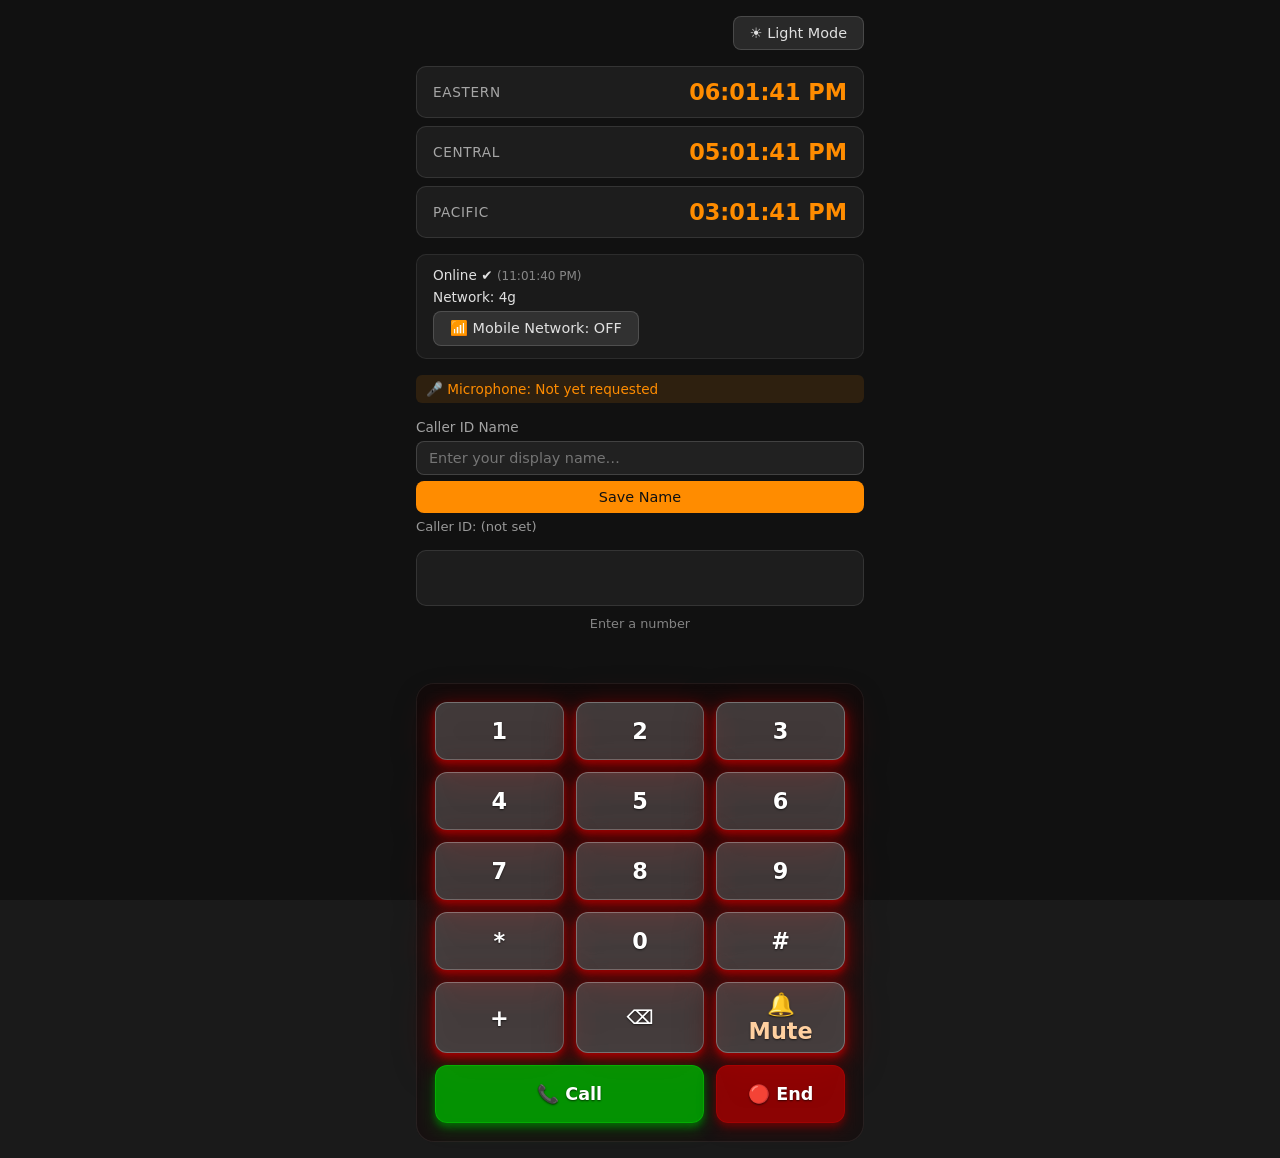
<file: clockstopper/Index.html>
<!DOCTYPE html>
<html lang="en">
<head>
  <meta charset="UTF-8" />
  <meta name="viewport" content="width=device-width, initial-scale=1.0" />
  <title>Global Time Clock</title>
  <link rel="stylesheet" href="Css/Style.css" />
</head>
<body class="dark">

<div class="app-container">

  <!-- ── Top bar ────────────────────────────────────────── -->
  <div class="top-bar">
    <button id="themeToggle" class="btn-secondary">☀ Light Mode</button>
  </div>

  <!-- ── World clocks ───────────────────────────────────── -->
  <section class="clocks-section" aria-label="World clocks">
    <div class="clock-card">
      <span class="clock-label">Eastern</span>
      <span class="clock-time" id="clockEastern">--:--:-- --</span>
    </div>
    <div class="clock-card">
      <span class="clock-label">Central</span>
      <span class="clock-time" id="clockCentral">--:--:-- --</span>
    </div>
    <div class="clock-card">
      <span class="clock-label">Pacific</span>
      <span class="clock-time" id="clockWestern">--:--:-- --</span>
    </div>
  </section>

  <!-- ── Connectivity panel ─────────────────────────────── -->
  <section class="connectivity-panel" aria-label="Connectivity status">
    <div>
      <span id="connectivityStatus">Checking…</span>
      <span id="connectivityTimestamp"></span>
    </div>
    <div id="networkInfo"></div>

    <!-- Mobile network option (shown only when cellular is detected) -->
    <div id="mobileNetworkOption">
      <button id="mobileNetworkBtn" class="btn-secondary">📶 Mobile Network: OFF</button>
    </div>
  </section>

  <!-- ── Microphone permission status ───────────────────── -->
  <div id="micPermissionStatus" class="mic-status">
    🎤 Microphone: Checking…
  </div>

  <!-- ── Caller ID name ─────────────────────────────────── -->
  <section class="caller-id-section" aria-label="Caller ID name">
    <label for="callerIdInput" style="font-size:0.85rem;opacity:0.7;">
      Caller ID Name
    </label>
    <input id="callerIdInput" type="text"
           placeholder="Enter your display name…"
           autocomplete="off" />
    <button id="saveCallerIdBtn" class="btn-primary">Save Name</button>
    <div id="callerIdDisplay">Caller ID: (not set)</div>
  </section>

  <!-- ── Dial display ───────────────────────────────────── -->
  <div id="dialDisplay" aria-label="Number being dialed" aria-live="polite"> </div>
  <div id="dialReadout" aria-live="polite">Enter a number</div>

  <!-- ── Call status / timer ────────────────────────────── -->
  <div style="display:flex;align-items:center;justify-content:center;gap:6px;flex-wrap:wrap;">
    <span id="callStatus" aria-live="assertive"></span>
    <span id="networkTypeIndicator" aria-label="Active network type"></span>
    <span id="callVolumeIndicator" aria-label="Call volume"></span>
  </div>

  <!-- ── Mic mute controls (in-call only) ───────────────── -->
  <div id="micMuteControls" role="group" aria-label="Microphone mute control">
    <button id="micMuteBtn"
            aria-pressed="false"
            title="Mute / unmute microphone (keyboard shortcut: M)">
      🎙️ Mute Mic
    </button>
    <span id="micMuteStatus" class="mic-mute-status live">Mic live 🔴</span>
  </div>

  <!-- ══════════════════════════════════════════════════════
       GLASS DIAL PAD
       Each .dial-key has data-digit for JS digit routing.
       The mute button (#muteBtn) doubles as a dial-pad key
       and receives the .muted-active class when muted.
       ══════════════════════════════════════════════════════ -->
  <div class="dial-pad" role="group" aria-label="Phone dial pad">

    <!-- Row 1 -->
    <button class="dial-key" data-digit="1" aria-label="1">1</button>
    <button class="dial-key" data-digit="2" aria-label="2">2</button>
    <button class="dial-key" data-digit="3" aria-label="3">3</button>

    <!-- Row 2 -->
    <button class="dial-key" data-digit="4" aria-label="4">4</button>
    <button class="dial-key" data-digit="5" aria-label="5">5</button>
    <button class="dial-key" data-digit="6" aria-label="6">6</button>

    <!-- Row 3 -->
    <button class="dial-key" data-digit="7" aria-label="7">7</button>
    <button class="dial-key" data-digit="8" aria-label="8">8</button>
    <button class="dial-key" data-digit="9" aria-label="9">9</button>

    <!-- Row 4 -->
    <button class="dial-key" data-digit="*" aria-label="star">*</button>
    <button class="dial-key" data-digit="0" aria-label="0">0</button>
    <button class="dial-key" data-digit="#" aria-label="hash">#</button>

    <!-- Row 5: plus + backspace -->
    <button class="dial-key" data-digit="+" aria-label="plus">+</button>
    <button class="dial-key" id="backspaceBtn"
            aria-label="Backspace — hold to clear all">⌫</button>
    <!-- Mute button — same glass+glow style as all dial keys -->
    <button class="dial-key" id="muteBtn"
            aria-pressed="false"
            title="Mute / unmute audio alerts">
      🔔 Mute
    </button>

    <!-- Row 6: call + end call -->
    <button class="dial-key" id="callBtn"
            aria-label="Call">
      📞 Call
    </button>
    <button class="dial-key" id="endCallBtn"
            aria-label="End call">
      🔴 End
    </button>

  </div>
  <!-- /dial-pad -->

</div><!-- /app-container -->

<script src="js/app.js"></script>
</body>
</html>
</file>
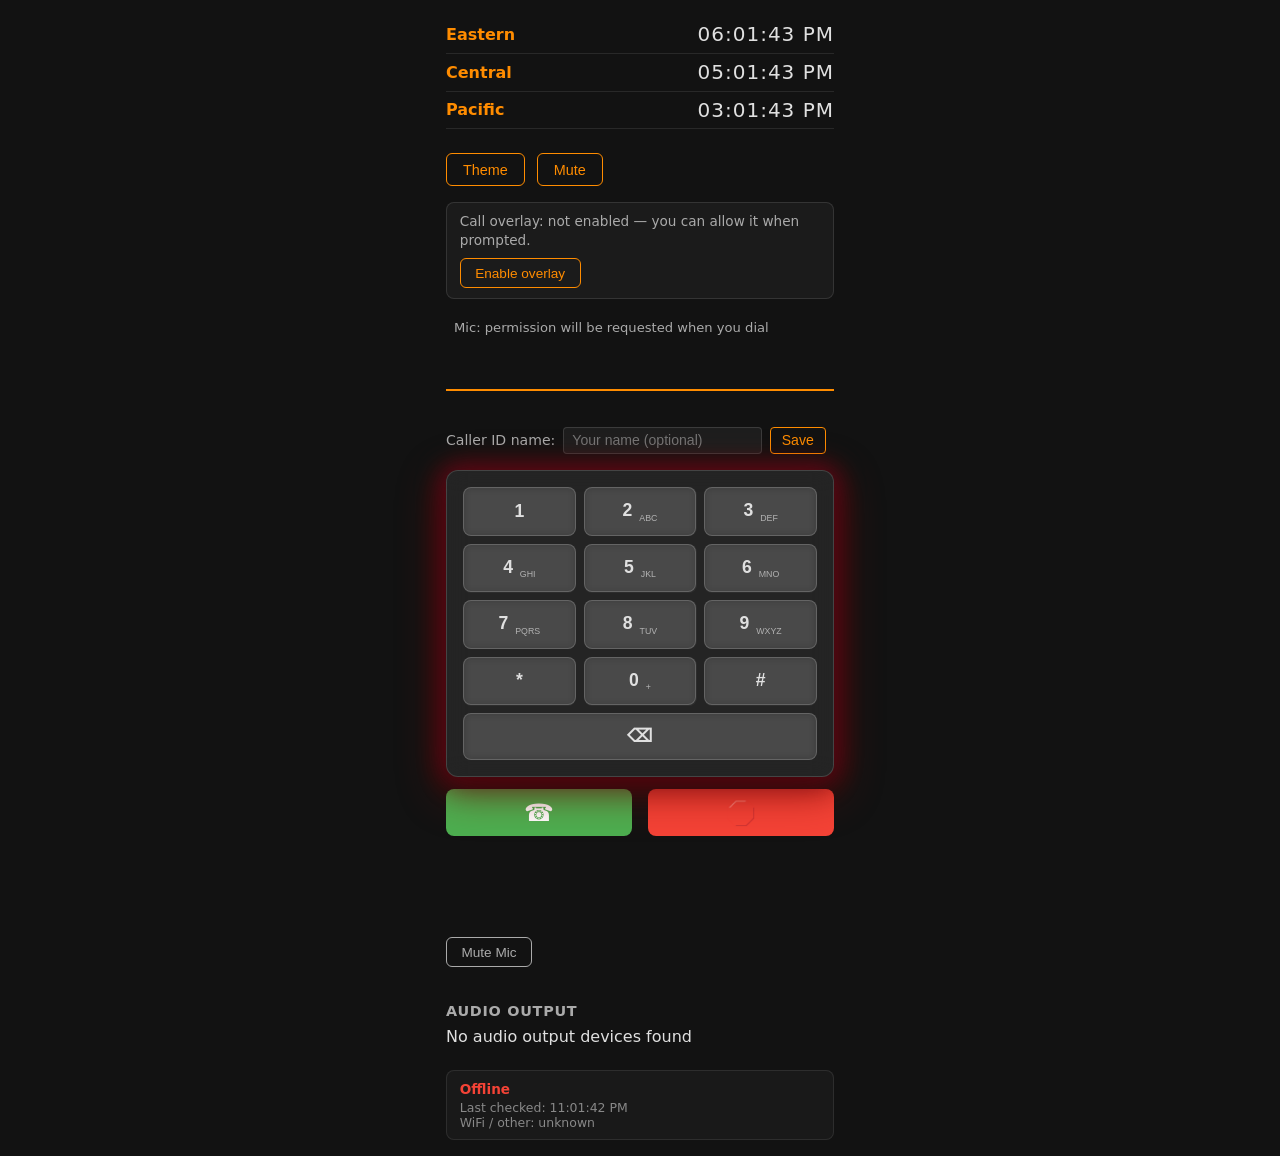
<file: clockstopper-droid/app/src/main/assets/index.html>
<!DOCTYPE html>
<html lang="en">
<head>
  <meta charset="UTF-8" />
  <meta name="viewport" content="width=device-width, initial-scale=1.0, viewport-fit=cover" />
  <meta name="theme-color" content="#1a1a1a" />
  <title>Global Time Clock</title>
  <link rel="stylesheet" href="css/style.css" />
</head>
<body class="dark-theme">

<!-- ═══════════════════════════════════════════════════════════════════════════
     World Clocks
════════════════════════════════════════════════════════════════════════════ -->
<section id="clocks" aria-label="World Clocks">
  <div class="clock-row">
    <span class="clock-label">Eastern</span>
    <span class="clock-time" id="clock-eastern">--:--:-- --</span>
  </div>
  <div class="clock-row">
    <span class="clock-label">Central</span>
    <span class="clock-time" id="clock-central">--:--:-- --</span>
  </div>
  <div class="clock-row">
    <span class="clock-label">Pacific</span>
    <span class="clock-time" id="clock-pacific">--:--:-- --</span>
  </div>
</section>

<!-- ═══════════════════════════════════════════════════════════════════════════
     Theme toggle
════════════════════════════════════════════════════════════════════════════ -->
<div id="controls">
  <button id="themeToggle" aria-label="Toggle dark/light theme">Theme</button>
  <button id="muteBtn" aria-pressed="false">Mute</button>
</div>

<!-- ═══════════════════════════════════════════════════════════════════════════
     Overlay permission status & enable button
     ─────────────────────────────────────────
     These elements are always present in the DOM but styled differently
     depending on whether overlay permission is granted, denied, or
     permanently declined.  app.js manages the content and visibility.
════════════════════════════════════════════════════════════════════════════ -->
<section id="overlay-permission-panel" aria-label="Overlay permission">
  <p id="overlayPermissionStatus" class="overlay-status overlay-denied">
    Call overlay: not enabled — you can allow it when prompted.
  </p>
  <!--
    The "Enable overlay" button is shown only when the user has permanently
    declined the permission and needs a manual path back to system settings.
    Initially hidden; app.js reveals it when permanent=true.
  -->
  <button id="enableOverlayBtn" class="overlay-enable-btn" hidden
          aria-label="Open system settings to enable call overlay">
    Enable overlay
  </button>
</section>

<!-- ═══════════════════════════════════════════════════════════════════════════
     Mic permission status
════════════════════════════════════════════════════════════════════════════ -->
<p id="micPermissionStatus" class="mic-permission mic-prompt"
   aria-live="polite">
  Mic: permission will be requested when you dial
</p>

<!-- ═══════════════════════════════════════════════════════════════════════════
     Dialer
════════════════════════════════════════════════════════════════════════════ -->
<section id="dialer" aria-label="Phone dialer">

  <!-- Number being dialed -->
  <div id="dialDisplay" class="dial-display" aria-live="polite" aria-label="Number being dialed"></div>
  <p id="dialReadout" class="dial-readout" aria-live="polite"></p>

  <!-- Caller ID name -->
  <div id="callerIdSection">
    <label for="callerIdInput">Caller ID name:</label>
    <input id="callerIdInput" type="text" placeholder="Your name (optional)" autocomplete="off" />
    <button id="callerIdSave">Save</button>
    <span id="callerIdFeedback" aria-live="polite"></span>
  </div>

  <!-- Dialpad -->
  <div id="dialpad" aria-label="Dialpad">
    <button data-digit="1">1</button>
    <button data-digit="2">2 <sub>ABC</sub></button>
    <button data-digit="3">3 <sub>DEF</sub></button>

    <button data-digit="4">4 <sub>GHI</sub></button>
    <button data-digit="5">5 <sub>JKL</sub></button>
    <button data-digit="6">6 <sub>MNO</sub></button>

    <button data-digit="7">7 <sub>PQRS</sub></button>
    <button data-digit="8">8 <sub>TUV</sub></button>
    <button data-digit="9">9 <sub>WXYZ</sub></button>

    <button data-digit="*">*</button>
    <button data-digit="0">0 <sub>+</sub></button>
    <button data-digit="#">#</button>

    <button id="backspaceBtn" aria-label="Backspace (hold to clear all)">⌫</button>
  </div>

  <!-- Call controls -->
  <div id="callControls">
    <button id="callBtn"    class="call-btn"     aria-label="Call">&#9742;</button>
    <button id="endCallBtn" class="end-call-btn" aria-label="End call">&#128721;</button>
  </div>

  <!-- In-call status and indicators -->
  <p id="callStatus"            aria-live="assertive"></p>
  <p id="networkTypeIndicator"  aria-live="polite"></p>
  <p id="callVolumeIndicator"   aria-live="polite"></p>
  <p id="audioOutputRouteStatus" aria-live="polite"></p>

  <!-- Mic mute (shown during active call) -->
  <button id="micMuteBtn" aria-pressed="false" class="mic-mute-btn">Mute Mic</button>

  <!--
    Overlay-dependent: the call HUD section is only meaningful when
    SYSTEM_ALERT_WINDOW is granted.  Marked with data-overlay-feature so
    app.js can show/hide it based on permission state.
  -->
  <div data-overlay-feature hidden
       id="overlayCallHud"
       class="overlay-call-hud"
       aria-label="Call overlay HUD (requires Display over other apps permission)">
    <p class="overlay-hud-label">📞 Overlay HUD active — visible over other apps</p>
  </div>

</section>

<!-- ═══════════════════════════════════════════════════════════════════════════
     Audio device selector
════════════════════════════════════════════════════════════════════════════ -->
<section id="audioDeviceSection" aria-label="Audio output device">
  <h2>Audio output</h2>
  <ul id="audioDeviceList" aria-label="Available audio output devices">
    <li>Loading devices…</li>
  </ul>
</section>

<!-- ═══════════════════════════════════════════════════════════════════════════
     Connectivity panel
════════════════════════════════════════════════════════════════════════════ -->
<section id="connectivityPanel" aria-label="Network connectivity">
  <p id="connectivityStatus"   class="connectivity-status">Checking…</p>
  <p id="connectivityTimestamp" aria-live="polite"></p>
  <p id="mobileNetworkStatus"  aria-live="polite"></p>
</section>

<script src="js/app.js"></script>
</body>
</html>
</file>
<file: clockstopper/Css/Style.css>
/* ============================================================
   Global Time Clock — Style.css
   Clean flat dark theme with orange accents.
   Glass dial pad with dark-red neon underglow.
   No neon effects elsewhere. No decorative fonts.
   ============================================================ */

/* ── Reset & Base ─────────────────────────────────────────── */
*, *::before, *::after {
  box-sizing: border-box;
  margin: 0;
  padding: 0;
}

html, body {
  height: 100%;
  font-family: system-ui, -apple-system, BlinkMacSystemFont, 'Segoe UI', sans-serif;
  font-size: 16px;
  background: #1a1a1a;
  color: #e0e0e0;
  transition: background 0.3s, color 0.3s;
}

/* ── Dark theme (default) ─────────────────────────────────── */
body.dark {
  background: #111;
  color: #e0e0e0;
}

body:not(.dark) {
  background: #f4f4f4;
  color: #1a1a1a;
}

/* ── Layout ───────────────────────────────────────────────── */
.app-container {
  max-width: 480px;
  margin: 0 auto;
  padding: 16px;
  display: flex;
  flex-direction: column;
  gap: 16px;
}

/* ── Theme toggle ─────────────────────────────────────────── */
.top-bar {
  display: flex;
  justify-content: flex-end;
  gap: 8px;
}

/* ── Clocks ───────────────────────────────────────────────── */
.clocks-section {
  display: flex;
  flex-direction: column;
  gap: 8px;
}

.clock-card {
  background: rgba(255,255,255,0.05);
  border: 1px solid rgba(255,255,255,0.1);
  border-radius: 10px;
  padding: 12px 16px;
  display: flex;
  justify-content: space-between;
  align-items: center;
}

body:not(.dark) .clock-card {
  background: rgba(0,0,0,0.04);
  border-color: rgba(0,0,0,0.1);
}

.clock-label {
  font-size: 0.85rem;
  opacity: 0.7;
  text-transform: uppercase;
  letter-spacing: 0.05em;
}

.clock-time {
  font-size: 1.4rem;
  font-weight: 600;
  font-variant-numeric: tabular-nums;
  color: #ff8c00;
}

/* ── Buttons (shared base) ────────────────────────────────── */
button {
  cursor: pointer;
  border: none;
  border-radius: 8px;
  padding: 8px 16px;
  font-family: inherit;
  font-size: 0.9rem;
  font-weight: 500;
  transition: opacity 0.15s, background 0.15s;
}

button:active { opacity: 0.75; }

.btn-primary {
  background: #ff8c00;
  color: #111;
}

.btn-secondary {
  background: rgba(255,255,255,0.1);
  color: #e0e0e0;
  border: 1px solid rgba(255,255,255,0.15);
}

body:not(.dark) .btn-secondary {
  background: rgba(0,0,0,0.07);
  color: #1a1a1a;
  border-color: rgba(0,0,0,0.12);
}

/* ── Connectivity panel ───────────────────────────────────── */
.connectivity-panel {
  background: rgba(255,255,255,0.04);
  border: 1px solid rgba(255,255,255,0.08);
  border-radius: 10px;
  padding: 12px 16px;
  font-size: 0.85rem;
  display: flex;
  flex-direction: column;
  gap: 6px;
}

body:not(.dark) .connectivity-panel {
  background: rgba(0,0,0,0.03);
  border-color: rgba(0,0,0,0.08);
}

#connectivityTimestamp {
  font-size: 0.75rem;
  opacity: 0.55;
}

/* ── Mic permission status ────────────────────────────────── */
.mic-status {
  font-size: 0.85rem;
  padding: 6px 10px;
  border-radius: 6px;
}

.mic-granted { background: rgba(0,180,0,0.15); color: #4caf50; }
.mic-denied  { background: rgba(200,0,0,0.15); color: #f44336; }
.mic-prompt  { background: rgba(255,140,0,0.12); color: #ff8c00; }

/* ── Caller ID ────────────────────────────────────────────── */
.caller-id-section {
  display: flex;
  flex-direction: column;
  gap: 6px;
}

.caller-id-section input {
  padding: 8px 12px;
  border-radius: 8px;
  border: 1px solid rgba(255,255,255,0.15);
  background: rgba(255,255,255,0.07);
  color: #e0e0e0;
  font-family: inherit;
  font-size: 0.9rem;
}

body:not(.dark) .caller-id-section input {
  background: rgba(0,0,0,0.05);
  border-color: rgba(0,0,0,0.15);
  color: #1a1a1a;
}

#callerIdDisplay {
  font-size: 0.82rem;
  opacity: 0.65;
}

/* ── Dial display ─────────────────────────────────────────── */
#dialDisplay {
  font-size: 1.8rem;
  font-weight: 600;
  font-variant-numeric: tabular-nums;
  text-align: center;
  padding: 12px;
  border-radius: 10px;
  background: rgba(255,255,255,0.05);
  border: 1px solid rgba(255,255,255,0.1);
  min-height: 56px;
  letter-spacing: 0.1em;
  color: #ff8c00;
}

body:not(.dark) #dialDisplay {
  background: rgba(0,0,0,0.04);
  border-color: rgba(0,0,0,0.1);
  color: #c85000;
}

#dialReadout {
  text-align: center;
  font-size: 0.8rem;
  opacity: 0.55;
  margin-top: -6px;
}

/* ══════════════════════════════════════════════════════════════
   GLASS DIAL PAD WITH DARK-RED NEON UNDERGLOW
   ══════════════════════════════════════════════════════════════ */

/*
 * The .dial-pad wrapper sits on a dark backdrop so the
 * frosted-glass keys catch both the background blur and the
 * deep-red neon spill.
 */
.dial-pad {
  display: grid;
  grid-template-columns: repeat(3, 1fr);
  gap: 12px;
  padding: 18px;
  border-radius: 18px;
  background: rgba(20, 0, 0, 0.35);          /* very subtle dark-red tint on the panel */
  backdrop-filter: blur(6px);
  -webkit-backdrop-filter: blur(6px);
  border: 1px solid rgba(255, 255, 255, 0.07);
}

/*
 * Individual dial key — 80 % transparent glass
 */
.dial-key {
  /* Glass fill: 80 % transparent (0.20 opacity) */
  background: rgba(255, 255, 255, 0.20);
  backdrop-filter: blur(12px);
  -webkit-backdrop-filter: blur(12px);
  border: 1px solid rgba(255, 255, 255, 0.28);
  border-radius: 12px;

  /* Typography */
  font-family: inherit;
  font-size: 1.4rem;
  font-weight: 700;
  color: #ffffff;
  text-shadow: 0 1px 2px rgba(0, 0, 0, 0.6);

  /* Layout */
  display: flex;
  align-items: center;
  justify-content: center;
  min-height: 58px;
  cursor: pointer;

  /* Dark-red neon underglow — three layered box-shadows to mimic
     the diffuse spill of a neon tube beneath the key:
       1. tight inner halo  (bright core)
       2. mid spread        (primary glow)
       3. wide ambient      (outer bloom)                        */
  box-shadow:
    0  4px  6px  0   rgba(180,   0,   0, 0.75),   /* tight core */
    0  6px  16px 2px rgba(140,   0,   0, 0.65),   /* mid spread */
    0  8px  32px 6px rgba( 80,   0,   0, 0.50);   /* wide bloom */

  /* Smooth transition for mute-glow toggle and press feedback */
  transition:
    box-shadow  0.22s ease,
    background  0.15s ease,
    transform   0.08s ease;

  /* No extra neon anywhere else in the app — cursor only */
  user-select: none;
  -webkit-user-select: none;
}

/* Hover: brighten the glass slightly */
.dial-key:hover {
  background: rgba(255, 255, 255, 0.30);
  box-shadow:
    0  4px  8px  0   rgba(200,   0,   0, 0.85),
    0  8px  20px 4px rgba(160,   0,   0, 0.70),
    0 10px  38px 8px rgba( 90,   0,   0, 0.55);
}

/* Press feedback */
.dial-key:active {
  transform: translateY(2px) scale(0.97);
  box-shadow:
    0  2px  5px  0   rgba(180,   0,   0, 0.70),
    0  4px  12px 1px rgba(140,   0,   0, 0.60),
    0  6px  22px 4px rgba( 80,   0,   0, 0.45);
}

/* ── Backspace key ────────────────────────────────────────── */
#backspaceBtn {
  grid-column: span 1;
  font-size: 1.2rem;
}

/* ── Wide keys (span full row when alone) ─────────────────── */
.dial-key-wide {
  grid-column: span 3;
}

/*
 * ── MUTE BUTTON (dial-pad variant) ──────────────────────────
 *
 * The mute button sits inside .dial-pad and inherits all .dial-key
 * styles. By default it has the same red neon underglow as all other
 * keys.  When mute is active (.muted-active), the box-shadow is
 * removed entirely, visually indicating the mic/audio is silenced.
 *
 * The smooth transition on box-shadow (inherited from .dial-key)
 * provides the glow-off / glow-on animation.
 */
#muteBtn.dial-key {
  /* slightly orange-tinted label to distinguish from digit keys */
  color: #ffd0a0;
}

/* Mute IS active: glow off */
#muteBtn.dial-key.muted-active {
  box-shadow: none;           /* neon extinguished — mute is on */
  background: rgba(255, 255, 255, 0.10);
  border-color: rgba(255, 255, 255, 0.14);
  color: rgba(255, 200, 160, 0.55);
}

/* Hover while muted — keep glow off but lighten glass slightly */
#muteBtn.dial-key.muted-active:hover {
  background: rgba(255, 255, 255, 0.15);
  box-shadow: none;
}

/* ── Call / End-call buttons ──────────────────────────────── */
#callBtn {
  grid-column: span 2;
  background: rgba(0, 180, 0, 0.80);
  backdrop-filter: blur(12px);
  -webkit-backdrop-filter: blur(12px);
  border: 1px solid rgba(0, 255, 0, 0.25);
  color: #fff;
  font-size: 1.1rem;
  box-shadow:
    0 4px  6px  0   rgba(0, 140, 0, 0.60),
    0 6px  16px 2px rgba(0, 100, 0, 0.45);
  transition: box-shadow 0.22s ease, background 0.15s ease, transform 0.08s ease;
}

#callBtn:hover {
  background: rgba(0, 210, 0, 0.85);
  box-shadow:
    0 4px  10px 0   rgba(0, 180, 0, 0.75),
    0 8px  22px 4px rgba(0, 120, 0, 0.55);
}

#callBtn:active {
  transform: translateY(2px) scale(0.97);
}

#endCallBtn {
  grid-column: span 1;
  background: rgba(180, 0, 0, 0.75);
  backdrop-filter: blur(12px);
  -webkit-backdrop-filter: blur(12px);
  border: 1px solid rgba(255, 0, 0, 0.20);
  color: #fff;
  font-size: 1.1rem;
  box-shadow:
    0 4px  6px  0   rgba(140, 0, 0, 0.55),
    0 6px  16px 2px rgba( 90, 0, 0, 0.40);
  transition: box-shadow 0.22s ease, background 0.15s ease, transform 0.08s ease;
}

#endCallBtn:hover {
  background: rgba(210, 0, 0, 0.85);
}

#endCallBtn:active {
  transform: translateY(2px) scale(0.97);
}

/* ── Call status / timer ──────────────────────────────────── */
#callStatus {
  text-align: center;
  font-size: 0.9rem;
  opacity: 0.8;
  min-height: 1.4em;
}

/* ── Network type badge ───────────────────────────────────── */
#networkTypeIndicator {
  display: none;
  font-size: 0.75rem;
  padding: 3px 8px;
  border-radius: 20px;
  background: rgba(255,140,0,0.20);
  color: #ff8c00;
  border: 1px solid rgba(255,140,0,0.30);
  vertical-align: middle;
  margin-left: 6px;
}

/* ── Call volume indicator ────────────────────────────────── */
#callVolumeIndicator {
  display: none;
  font-size: 0.82rem;
  padding: 3px 8px;
  border-radius: 20px;
  background: rgba(255,255,255,0.08);
  border: 1px solid rgba(255,255,255,0.14);
}

/* ── Mic mute controls (in-call) ──────────────────────────── */
#micMuteControls {
  display: none;
  align-items: center;
  gap: 10px;
  padding: 8px 0;
}

#micMuteBtn {
  /* Inherits glass+neon from .dial-key if placed in dial-pad,
     but as a standalone button we give it complementary styling */
  background: rgba(255,255,255,0.15);
  backdrop-filter: blur(10px);
  -webkit-backdrop-filter: blur(10px);
  border: 1px solid rgba(255,255,255,0.22);
  border-radius: 10px;
  color: #fff;
  font-size: 0.9rem;
  padding: 8px 14px;
  box-shadow:
    0 3px  6px  0   rgba(180, 0, 0, 0.65),
    0 5px 14px 2px  rgba(120, 0, 0, 0.50);
  transition: box-shadow 0.22s ease, background 0.15s ease;
}

#micMuteBtn.active {
  box-shadow: none;
  background: rgba(255,255,255,0.08);
  color: rgba(255,255,255,0.50);
}

.mic-mute-status {
  font-size: 0.82rem;
}

.mic-mute-status.live   { color: #ff4444; }
.mic-mute-status.muted  { color: rgba(255,255,255,0.40); }

/* ── Mobile network option ────────────────────────────────── */
#mobileNetworkOption {
  display: none;
}

/* ── Scrollable body on small screens ─────────────────────── */
body {
  overflow-y: auto;
}

/* ── Responsive tweaks ────────────────────────────────────── */
@media (max-width: 360px) {
  .dial-key { font-size: 1.2rem; min-height: 50px; }
  .dial-pad  { gap: 8px; padding: 12px; }
}
</file>
<file: clockstopper-droid/app/src/main/assets/css/style.css>
/* ═══════════════════════════════════════════════════════════════════════════
   style.css — Global Time Clock (clockstopper)
   ────────────────────────────────────────────
   Clean flat dark-theme styling with orange accents.
   No neon effects on general UI elements.
   Dialpad: frosted glass effect + dark-red neon under-glow.
   Overlay permission panel: status messages and enable button.
═══════════════════════════════════════════════════════════════════════════ */

/* ─── Reset & base ──────────────────────────────────────────────────────── */

*, *::before, *::after {
  box-sizing: border-box;
  margin: 0;
  padding: 0;
}

html {
  font-size: 16px;
  -webkit-text-size-adjust: 100%;
}

body {
  font-family: system-ui, -apple-system, sans-serif;
  background: #f5f5f5;
  color: #1a1a1a;
  min-height: 100vh;
  padding: 1rem;
  transition: background 0.2s, color 0.2s;
}

/* ─── Dark theme ────────────────────────────────────────────────────────── */

body.dark-theme {
  background: #121212;
  color: #e0e0e0;
}

/* ─── World clocks ──────────────────────────────────────────────────────── */

#clocks {
  margin-bottom: 1.5rem;
}

.clock-row {
  display: flex;
  justify-content: space-between;
  align-items: center;
  padding: 0.4rem 0;
  border-bottom: 1px solid rgba(128,128,128,0.2);
}

.clock-label {
  font-weight: 600;
  color: #ff8c00; /* orange accent */
  min-width: 80px;
}

.clock-time {
  font-size: 1.25rem;
  letter-spacing: 0.05em;
  font-variant-numeric: tabular-nums;
}

/* ─── Controls row ──────────────────────────────────────────────────────── */

#controls {
  display: flex;
  gap: 0.75rem;
  margin-bottom: 1rem;
}

#controls button {
  padding: 0.45rem 1rem;
  border: 1px solid #ff8c00;
  border-radius: 6px;
  background: transparent;
  color: #ff8c00;
  cursor: pointer;
  font-size: 0.9rem;
  transition: background 0.15s, color 0.15s;
}

#controls button:hover,
#controls button:focus-visible {
  background: #ff8c00;
  color: #121212;
  outline: none;
}

/* ═══════════════════════════════════════════════════════════════════════════
   Overlay permission panel
   ────────────────────────
   Displays the current SYSTEM_ALERT_WINDOW permission state and, when the
   user has permanently declined, an "Enable overlay" button that links to
   the system settings page.

   States
   ──────
   .overlay-granted           — permission held; green indicator
   .overlay-denied            — not yet granted but user has not hard-declined
   .overlay-denied-permanent  — user declined twice; "Enable" button visible
═══════════════════════════════════════════════════════════════════════════ */

#overlay-permission-panel {
  margin-bottom: 1rem;
  padding: 0.6rem 0.8rem;
  border-radius: 8px;
  border: 1px solid rgba(128,128,128,0.25);
  background: rgba(255,255,255,0.04);
}

.overlay-status {
  font-size: 0.85rem;
  line-height: 1.4;
}

/* Granted — subtle green tint */
.overlay-status.overlay-granted {
  color: #4caf50;
}

/* Soft denial — neutral / subdued */
.overlay-status.overlay-denied {
  color: #aaa;
}

/* Permanent denial — amber warning */
.overlay-status.overlay-denied-permanent {
  color: #ffb300;
}

/* "Enable overlay" button — only visible when permanently denied */
.overlay-enable-btn {
  display: inline-block;
  margin-top: 0.5rem;
  padding: 0.4rem 0.9rem;
  border: 1px solid #ff8c00;
  border-radius: 6px;
  background: transparent;
  color: #ff8c00;
  font-size: 0.85rem;
  cursor: pointer;
  transition: background 0.15s, color 0.15s;
}

.overlay-enable-btn:hover,
.overlay-enable-btn:focus-visible {
  background: #ff8c00;
  color: #121212;
  outline: none;
}

/* ─── Mic permission status ─────────────────────────────────────────────── */

.mic-permission {
  font-size: 0.82rem;
  margin-bottom: 0.75rem;
  padding: 0.3rem 0.5rem;
  border-radius: 4px;
}

.mic-granted  { color: #4caf50; }
.mic-denied   { color: #f44336; background: rgba(244,67,54,0.08); }
.mic-prompt   { color: #aaa; }
.mic-unknown  { color: #888; }

/* ─── Dialer ────────────────────────────────────────────────────────────── */

#dialer {
  margin-bottom: 1.5rem;
}

.dial-display {
  font-size: 2rem;
  font-variant-numeric: tabular-nums;
  letter-spacing: 0.08em;
  min-height: 2.5rem;
  padding: 0.4rem 0.6rem;
  border-bottom: 2px solid #ff8c00;
  margin-bottom: 0.25rem;
  color: #ff8c00;
}

.dial-readout {
  font-size: 0.82rem;
  color: #888;
  min-height: 1.2rem;
  margin-bottom: 0.75rem;
}

/* ── Caller ID ──────────────────────────────────────────────────────────── */

#callerIdSection {
  display: flex;
  flex-wrap: wrap;
  gap: 0.5rem;
  align-items: center;
  margin-bottom: 1rem;
  font-size: 0.88rem;
}

#callerIdSection label {
  color: #aaa;
  white-space: nowrap;
}

#callerIdInput {
  flex: 1;
  min-width: 140px;
  padding: 0.3rem 0.5rem;
  border: 1px solid rgba(128,128,128,0.3);
  border-radius: 4px;
  background: rgba(255,255,255,0.05);
  color: inherit;
  font-size: 0.88rem;
}

#callerIdSave {
  padding: 0.3rem 0.7rem;
  border: 1px solid #ff8c00;
  border-radius: 4px;
  background: transparent;
  color: #ff8c00;
  cursor: pointer;
  font-size: 0.88rem;
}

#callerIdFeedback {
  color: #aaa;
  font-size: 0.82rem;
}

/* ═══════════════════════════════════════════════════════════════════════════
   Dialpad — 80% clear glass effect + dark-red neon under-glow
═══════════════════════════════════════════════════════════════════════════ */

#dialpad {
  display: grid;
  grid-template-columns: repeat(3, 1fr);
  gap: 0.5rem;
  padding: 1rem;
  margin-bottom: 0.75rem;

  /* Frosted glass — ~80% transparent */
  background: rgba(255, 255, 255, 0.08);
  border: 1px solid rgba(255, 255, 255, 0.15);
  border-radius: 12px;
  backdrop-filter: blur(12px);
  -webkit-backdrop-filter: blur(12px);

  /* Dark-red neon under-glow (active by default) */
  box-shadow:
    0 8px 32px rgba(0, 0, 0, 0.4),
    0 0 24px 4px rgba(176, 0, 32, 0.55),
    0 12px 40px 8px rgba(139, 0, 0, 0.45);
  position: relative;
  transition: box-shadow 0.3s ease;
}

/* Mute active — neon glow turns off */
#dialpad.mute-active {
  box-shadow:
    0 8px 32px rgba(0, 0, 0, 0.4);
}

#dialpad button {
  padding: 0.75rem 0.5rem;
  border: 1px solid rgba(255, 255, 255, 0.18);
  border-radius: 8px;
  background: rgba(255, 255, 255, 0.10);
  color: inherit;
  font-size: 1.1rem;
  font-weight: 600;
  cursor: pointer;
  backdrop-filter: blur(4px);
  -webkit-backdrop-filter: blur(4px);
  transition: background 0.12s, transform 0.08s;
}

#dialpad button:active {
  background: rgba(255, 140, 0, 0.25);
  transform: scale(0.95);
}

#dialpad button sub {
  font-size: 0.55rem;
  font-weight: 400;
  opacity: 0.7;
  margin-left: 2px;
}

/* Backspace spans 3 columns on the last row */
#backspaceBtn {
  grid-column: span 3;
  font-size: 1.3rem;
}

/* ─── Call controls ─────────────────────────────────────────────────────── */

#callControls {
  display: flex;
  gap: 1rem;
  margin-bottom: 0.75rem;
}

.call-btn, .end-call-btn {
  flex: 1;
  padding: 0.6rem;
  border-radius: 8px;
  border: none;
  font-size: 1.5rem;
  cursor: pointer;
  transition: opacity 0.15s;
}

.call-btn     { background: #4caf50; color: #fff; }
.end-call-btn { background: #f44336; color: #fff; }
.call-btn:active, .end-call-btn:active { opacity: 0.75; }

/* ─── In-call status / badges ───────────────────────────────────────────── */

#callStatus {
  font-size: 0.9rem;
  min-height: 1.3rem;
  color: #ff8c00;
  margin-bottom: 0.25rem;
}

#networkTypeIndicator {
  font-size: 0.78rem;
  color: #888;
  min-height: 1rem;
  margin-bottom: 0.25rem;
}

#callVolumeIndicator {
  font-size: 0.78rem;
  color: #aaa;
  min-height: 1rem;
  margin-bottom: 0.25rem;
}

#audioOutputRouteStatus {
  font-size: 0.78rem;
  color: #888;
  min-height: 1rem;
  margin-bottom: 0.5rem;
}

/* ─── Mic mute button ───────────────────────────────────────────────────── */

.mic-mute-btn {
  padding: 0.4rem 0.9rem;
  border: 1px solid #aaa;
  border-radius: 6px;
  background: transparent;
  color: #aaa;
  font-size: 0.85rem;
  cursor: pointer;
  margin-bottom: 0.75rem;
  transition: background 0.15s, color 0.15s, border-color 0.15s;
}

.mic-mute-btn.muted {
  border-color: #f44336;
  color: #f44336;
}

.mic-mute-btn:hover {
  background: rgba(128,128,128,0.12);
}

/* ─── Overlay call HUD (data-overlay-feature) ───────────────────────────── */

.overlay-call-hud {
  margin-top: 0.5rem;
  padding: 0.5rem 0.75rem;
  border: 1px solid rgba(255,140,0,0.3);
  border-radius: 6px;
  background: rgba(255,140,0,0.07);
  font-size: 0.82rem;
  color: #ff8c00;
}

.overlay-hud-label {
  margin: 0;
}

/* ─── Audio device selector ─────────────────────────────────────────────── */

#audioDeviceSection {
  margin-bottom: 1.5rem;
}

#audioDeviceSection h2 {
  font-size: 0.9rem;
  font-weight: 600;
  color: #aaa;
  margin-bottom: 0.5rem;
  text-transform: uppercase;
  letter-spacing: 0.05em;
}

#audioDeviceList {
  list-style: none;
  display: flex;
  flex-direction: column;
  gap: 0.4rem;
}

#audioDeviceList button {
  width: 100%;
  padding: 0.45rem 0.75rem;
  border: 1px solid rgba(128,128,128,0.3);
  border-radius: 6px;
  background: rgba(255,255,255,0.04);
  color: inherit;
  font-size: 0.85rem;
  text-align: left;
  cursor: pointer;
  transition: background 0.12s, border-color 0.12s;
}

#audioDeviceList button.selected {
  border-color: #ff8c00;
  color: #ff8c00;
  background: rgba(255,140,0,0.08);
}

#audioDeviceList button:hover {
  background: rgba(255,255,255,0.08);
}

/* ─── Connectivity panel ────────────────────────────────────────────────── */

#connectivityPanel {
  padding: 0.6rem 0.8rem;
  border: 1px solid rgba(128,128,128,0.2);
  border-radius: 8px;
  background: rgba(255,255,255,0.03);
  font-size: 0.85rem;
}

.connectivity-status {
  font-weight: 600;
  margin-bottom: 0.2rem;
}

.connectivity-status.online  { color: #4caf50; }
.connectivity-status.offline { color: #f44336; }

#connectivityTimestamp,
#mobileNetworkStatus {
  font-size: 0.78rem;
  color: #888;
}

/* ─── Responsive ────────────────────────────────────────────────────────── */

@media (min-width: 480px) {
  body { max-width: 420px; margin: 0 auto; }
}
</file>
